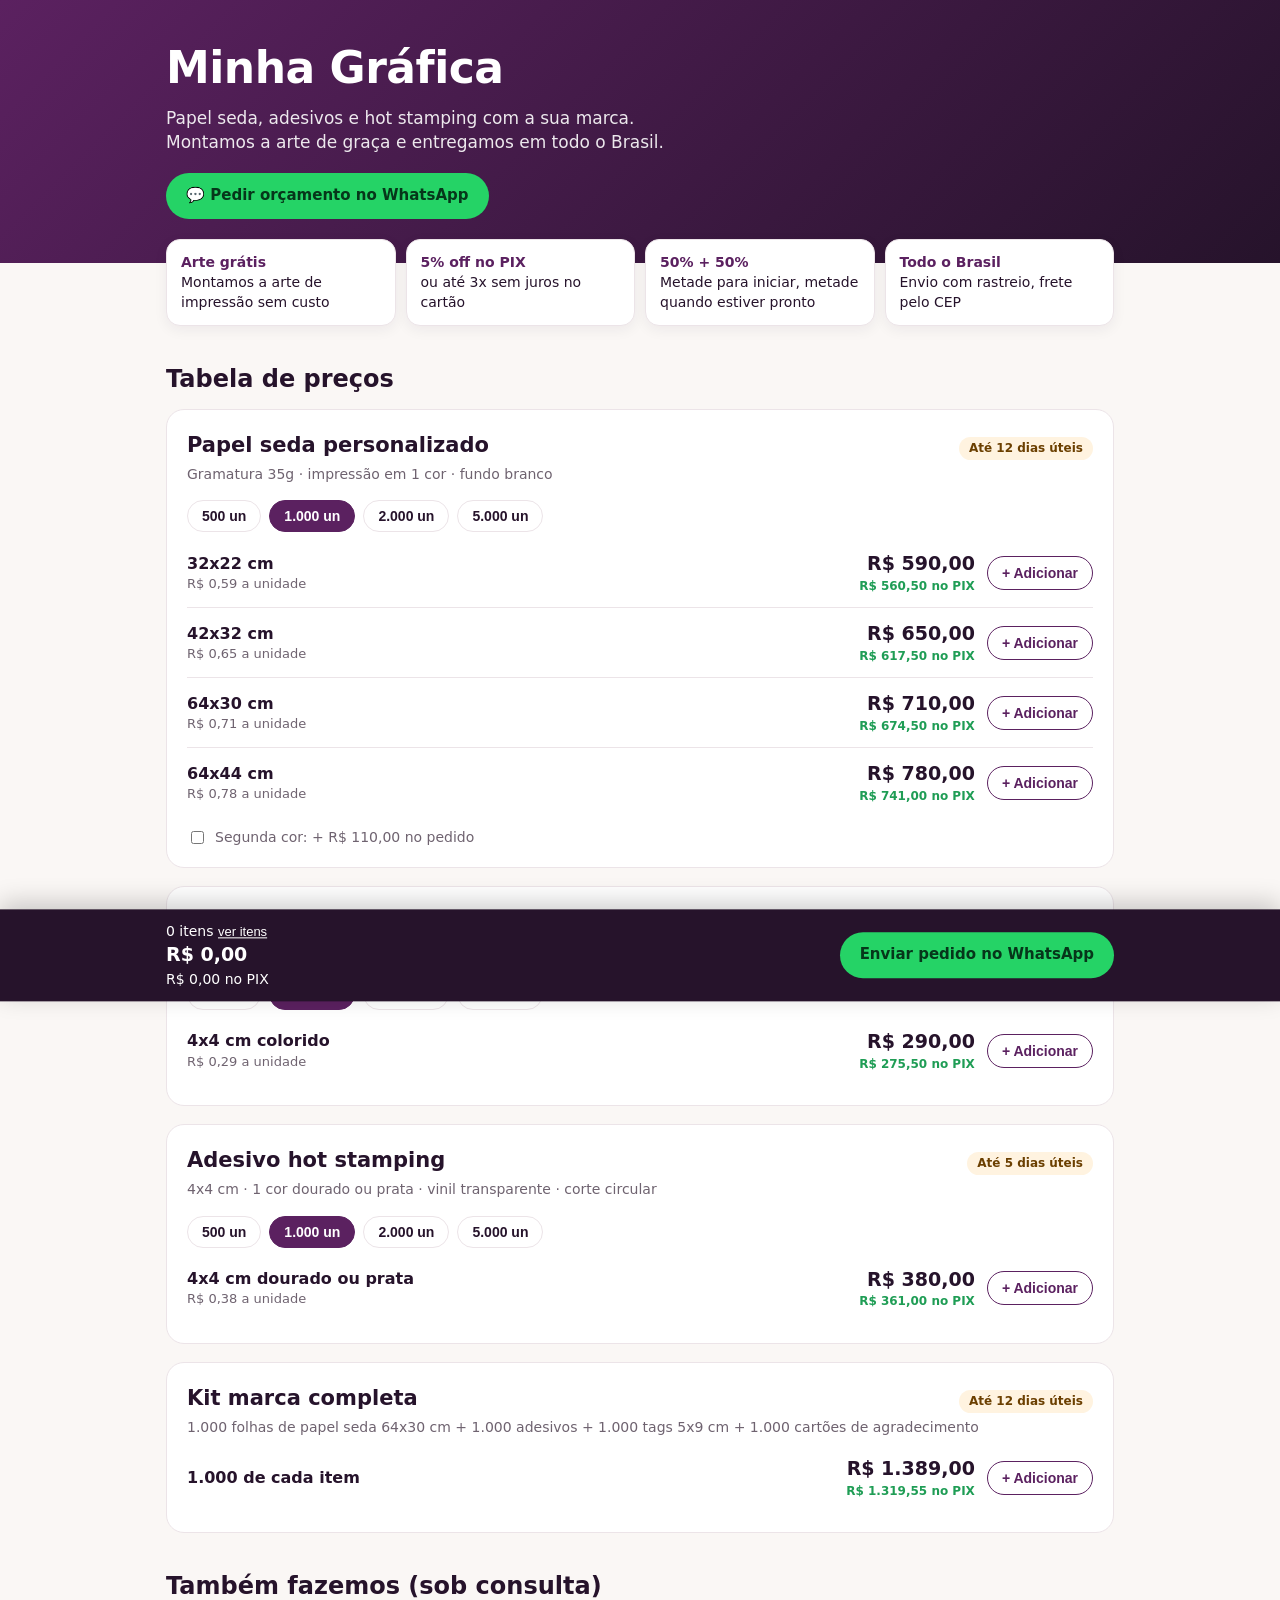
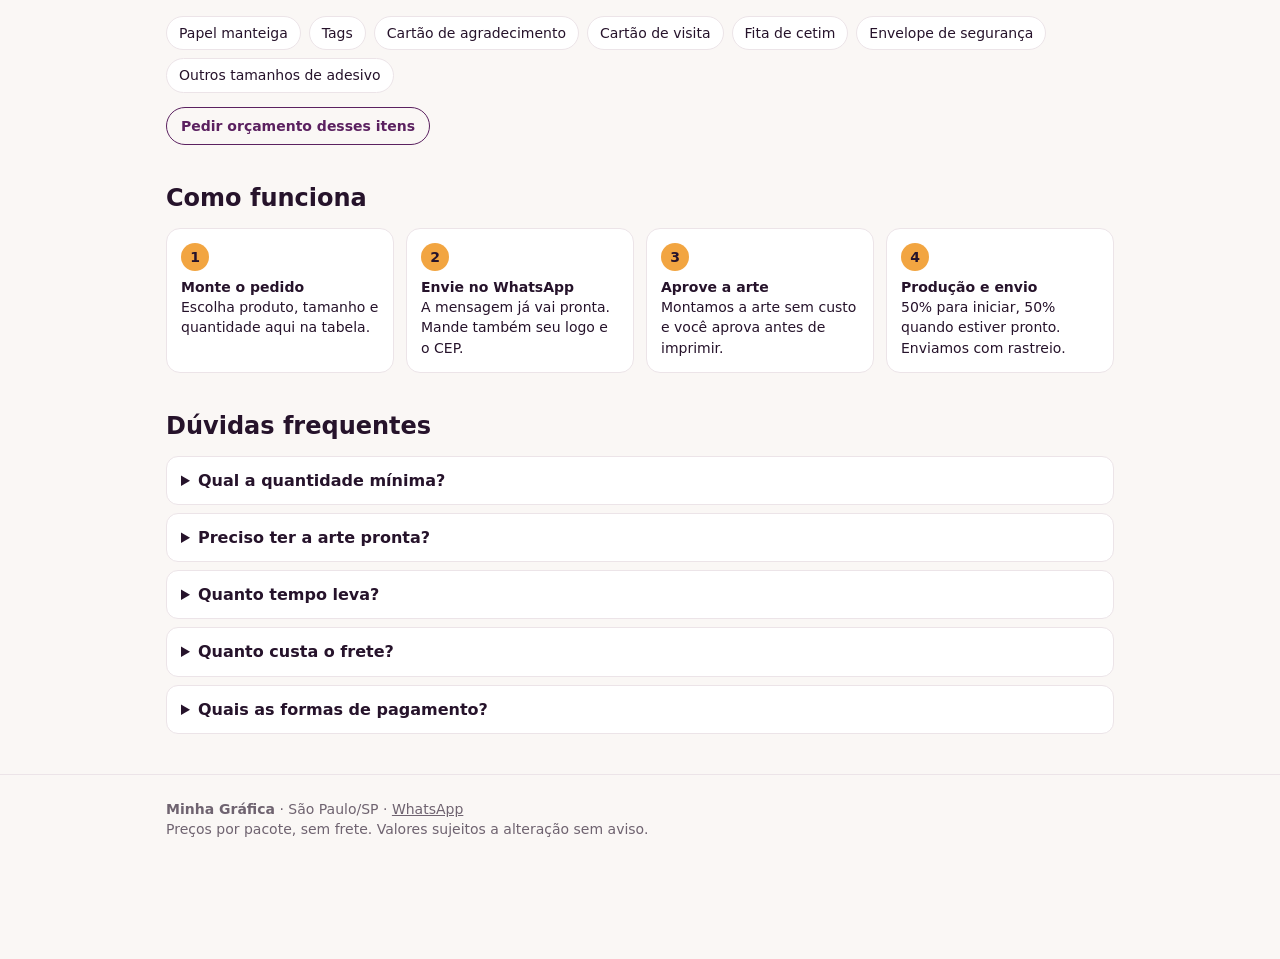
<file: catalogo.html>
<!DOCTYPE html>
<html lang="pt-BR">
<head>
  <meta charset="UTF-8">
  <meta name="viewport" content="width=device-width, initial-scale=1.0">
  <title>Tabela de preços</title>
  <meta name="description" content="Papel seda personalizado, adesivos e hot stamping para sua marca. Veja os preços e peça pelo WhatsApp.">
  <style>
    :root {
      --ink: #26132b; --plum: #5b2160; --plum-2: #7a2f80; --gold: #f2a541; --gold-ink: #6b3f00;
      --bg: #faf7f5; --card: #fff; --line: #ece4e8; --muted: #6f6370; --ok: #1f9d55; --wa: #25d366;
    }
    * { box-sizing: border-box; }
    body { margin: 0; font-family: system-ui, -apple-system, "Segoe UI", Roboto, sans-serif; color: var(--ink); background: var(--bg); line-height: 1.45; padding-bottom: 96px; }
    a { color: inherit; }
    .wrap { max-width: 980px; margin: 0 auto; padding: 0 16px; }
    .hero { background: linear-gradient(135deg, var(--plum), var(--ink)); color: #fff; padding: 36px 0 44px; }
    .hero h1 { margin: 0 0 6px; font-size: clamp(28px, 6vw, 44px); letter-spacing: -.5px; }
    .hero p { margin: 0 0 18px; opacity: .9; font-size: 17px; max-width: 560px; }
    .btn { display: inline-flex; align-items: center; gap: 8px; border: 0; border-radius: 999px; padding: 12px 20px; font-weight: 700; font-size: 15px; cursor: pointer; text-decoration: none; }
    .btn-wa { background: var(--wa); color: #06361a; }
    .btn-gold { background: var(--gold); color: var(--ink); }
    .btn-line { background: transparent; border: 1.5px solid var(--plum); color: var(--plum); padding: 8px 14px; font-size: 14px; }
    .btn-line.added { background: var(--plum); color: #fff; }
    .conds { display: grid; grid-template-columns: repeat(auto-fit, minmax(200px, 1fr)); gap: 10px; margin-top: -24px; }
    .cond { background: var(--card); border: 1px solid var(--line); border-radius: 14px; padding: 12px 14px; font-size: 14px; box-shadow: 0 4px 14px rgba(38, 19, 43, .06); }
    .cond b { display: block; color: var(--plum); }
    h2 { font-size: 24px; margin: 36px 0 12px; }
    .prod { background: var(--card); border: 1px solid var(--line); border-radius: 18px; padding: 20px; margin-bottom: 18px; }
    .prod-head { display: flex; flex-wrap: wrap; justify-content: space-between; gap: 8px 16px; align-items: baseline; }
    .prod h3 { margin: 0; font-size: 21px; }
    .prod .det { color: var(--muted); font-size: 14px; margin: 4px 0 0; }
    .tag { font-size: 12px; font-weight: 700; background: #fff3e0; color: var(--gold-ink); padding: 3px 10px; border-radius: 999px; white-space: nowrap; }
    .chips { display: flex; flex-wrap: wrap; gap: 8px; margin: 16px 0 6px; }
    .chip { border: 1.5px solid var(--line); background: #fff; border-radius: 999px; padding: 7px 14px; font-weight: 600; cursor: pointer; font-size: 14px; color: var(--ink); }
    .chip.on { border-color: var(--plum); background: var(--plum); color: #fff; }
    .rows { margin-top: 6px; }
    .row { display: grid; grid-template-columns: 1fr auto auto; gap: 12px; align-items: center; padding: 12px 0; border-top: 1px solid var(--line); }
    .row:first-child { border-top: 0; }
    .row .nome { font-weight: 600; }
    .row .unit { color: var(--muted); font-size: 13px; }
    .row .preco { font-weight: 800; font-size: 19px; text-align: right; white-space: nowrap; }
    .row .pix { display: block; font-size: 12px; font-weight: 600; color: var(--ok); }
    .extra { display: flex; gap: 8px; align-items: center; margin-top: 10px; font-size: 14px; color: var(--muted); }
    .consulta { display: flex; flex-wrap: wrap; gap: 8px; margin: 10px 0 14px; }
    .consulta span { background: #fff; border: 1px solid var(--line); border-radius: 999px; padding: 6px 12px; font-size: 14px; }
    .passos { display: grid; grid-template-columns: repeat(auto-fit, minmax(190px, 1fr)); gap: 12px; counter-reset: p; }
    .passo { background: var(--card); border: 1px solid var(--line); border-radius: 14px; padding: 14px; font-size: 14px; }
    .passo::before { counter-increment: p; content: counter(p); display: inline-grid; place-items: center; width: 28px; height: 28px; border-radius: 50%; background: var(--gold); font-weight: 800; margin-bottom: 6px; }
    .passo b { display: block; }
    details { background: var(--card); border: 1px solid var(--line); border-radius: 12px; padding: 12px 14px; margin-bottom: 8px; }
    summary { font-weight: 600; cursor: pointer; }
    footer { margin-top: 40px; padding: 24px 0; border-top: 1px solid var(--line); color: var(--muted); font-size: 14px; }
    .cart { position: fixed; left: 0; right: 0; bottom: 0; background: var(--ink); color: #fff; box-shadow: 0 -6px 24px rgba(0, 0, 0, .2); transform: translateY(110%); transition: transform .2s; z-index: 10; }
    .cart.show { transform: none; }
    .cart-bar { display: flex; gap: 12px; align-items: center; justify-content: space-between; padding: 12px 0; }
    .cart-bar .tot { font-size: 14px; }
    .cart-bar .tot b { font-size: 19px; display: block; }
    .cart-list { max-height: 40vh; overflow: auto; border-bottom: 1px solid rgba(255, 255, 255, .15); display: none; }
    .cart.open .cart-list { display: block; }
    .ci { display: flex; justify-content: space-between; gap: 10px; padding: 8px 0; font-size: 14px; border-top: 1px solid rgba(255, 255, 255, .1); }
    .ci button { background: none; border: 0; color: #ffb4b4; cursor: pointer; font-size: 13px; }
    .link { background: none; border: 0; color: #fff; text-decoration: underline; cursor: pointer; font-size: 13px; padding: 0; }
    @media (max-width: 560px) {
      .row { grid-template-columns: 1fr auto; }
      .row .btn-line { grid-column: 1 / -1; justify-self: stretch; justify-content: center; }
      .cart-bar .btn { padding: 11px 14px; font-size: 14px; }
    }
  </style>
</head>
<body>
  <header class="hero">
    <div class="wrap">
      <h1 id="loja-nome"></h1>
      <p>Papel seda, adesivos e hot stamping com a sua marca. Montamos a arte de graça e entregamos em todo o Brasil.</p>
      <a class="btn btn-wa" id="wa-topo" target="_blank" rel="noopener">💬 Pedir orçamento no WhatsApp</a>
    </div>
  </header>

  <main class="wrap">
    <div class="conds" id="conds"></div>

    <h2>Tabela de preços</h2>
    <div id="produtos"></div>

    <h2>Também fazemos (sob consulta)</h2>
    <div class="consulta" id="consulta"></div>
    <a class="btn btn-line" id="wa-consulta" target="_blank" rel="noopener">Pedir orçamento desses itens</a>

    <h2>Como funciona</h2>
    <div class="passos">
      <div class="passo"><b>Monte o pedido</b>Escolha produto, tamanho e quantidade aqui na tabela.</div>
      <div class="passo"><b>Envie no WhatsApp</b>A mensagem já vai pronta. Mande também seu logo e o CEP.</div>
      <div class="passo"><b>Aprove a arte</b>Montamos a arte sem custo e você aprova antes de imprimir.</div>
      <div class="passo"><b>Produção e envio</b>50% para iniciar, 50% quando estiver pronto. Enviamos com rastreio.</div>
    </div>

    <h2>Dúvidas frequentes</h2>
    <details><summary>Qual a quantidade mínima?</summary><p>500 unidades por modelo, para papel seda e adesivos.</p></details>
    <details><summary>Preciso ter a arte pronta?</summary><p>Não. Basta enviar seu logo; montamos a arte de impressão sem custo e enviamos para aprovação.</p></details>
    <details><summary>Quanto tempo leva?</summary><p>Adesivos em até 5 dias úteis e papel seda em até 12 dias úteis, contados após a aprovação da arte e o pagamento da entrada.</p></details>
    <details><summary>Quanto custa o frete?</summary><p>Depende do CEP. Calculamos e informamos junto com a confirmação do pedido.</p></details>
    <details><summary>Quais as formas de pagamento?</summary><p id="faq-pag"></p></details>
  </main>

  <footer><div class="wrap" id="rodape"></div></footer>

  <div class="cart" id="cart">
    <div class="wrap">
      <div class="cart-list" id="cart-list"></div>
      <div class="cart-bar">
        <div class="tot"><span id="cart-qtd"></span> <button class="link" id="cart-ver">ver itens</button><b id="cart-total"></b><span id="cart-pix"></span></div>
        <a class="btn btn-wa" id="cart-enviar" target="_blank" rel="noopener">Enviar pedido no WhatsApp</a>
      </div>
    </div>
  </div>

  <script src="js/catalogo.js"></script>
  <script>
  'use strict';
  const $ = s => document.querySelector(s);
  const brl = v => v.toLocaleString('pt-BR', { style: 'currency', currency: 'BRL' });
  const centavos = v => v.toLocaleString('pt-BR', { minimumFractionDigits: 2, maximumFractionDigits: 2 });
  const comPix = v => Math.round(v * (100 - LOJA.descontoPix)) / 100;
  const waLink = texto => `https://wa.me/${LOJA.whatsapp}?text=${encodeURIComponent(texto)}`;
  const esc = s => String(s).replace(/[&<>"]/g, c => ({ '&': '&amp;', '<': '&lt;', '>': '&gt;', '"': '&quot;' }[c]));

  const qtdSel = {};   // produto -> quantidade escolhida
  const extraSel = {}; // produto -> segunda cor marcada
  let carrinho = [];   // { chave, texto, valor }

  function qtdsDe(c) { return Object.keys(c.variantes[0].pacotes).map(Number).sort((a, b) => a - b); }

  function renderProdutos() {
    $('#produtos').innerHTML = CATALOGO.map(c => {
      const qtds = qtdsDe(c);
      const q = qtdSel[c.id] ?? (qtds.includes(1000) ? 1000 : qtds[0]);
      qtdSel[c.id] = q;
      const chips = qtds.length > 1 ? `<div class="chips">${qtds.map(n =>
        `<button class="chip ${n === q ? 'on' : ''}" data-p="${c.id}" data-q="${n}">${n.toLocaleString('pt-BR')} un</button>`).join('')}</div>` : '';
      const rows = c.variantes.map(v => {
        const total = v.pacotes[q] + (extraSel[c.id] ? c.extra.preco : 0);
        const chave = `${v.id}|${q}|${extraSel[c.id] ? 1 : 0}`;
        const noCarrinho = carrinho.some(i => i.chave === chave);
        return `<div class="row">
          <div><div class="nome">${esc(v.nome)}</div>${q > 1 ? `<div class="unit">R$ ${centavos(v.pacotes[q] / q)} a unidade</div>` : ''}</div>
          <div class="preco">${brl(total)}<span class="pix">${brl(comPix(total))} no PIX</span></div>
          <button class="btn btn-line ${noCarrinho ? 'added' : ''}" data-add="${chave}" data-p="${c.id}" data-v="${v.id}">${noCarrinho ? '✓ No pedido' : '+ Adicionar'}</button>
        </div>`;
      }).join('');
      const extra = c.extra ? `<label class="extra"><input type="checkbox" data-extra="${c.id}" ${extraSel[c.id] ? 'checked' : ''}>
        ${esc(c.extra.nome)}: + ${brl(c.extra.preco)} no pedido</label>` : '';
      return `<section class="prod">
        <div class="prod-head"><h3>${esc(c.nome)}</h3><span class="tag">${esc(c.prazo)}</span></div>
        <p class="det">${esc(c.detalhes)}</p>${chips}<div class="rows">${rows}</div>${extra}
      </section>`;
    }).join('');
  }

  function alternarItem(btn) {
    const chave = btn.dataset.add;
    const idx = carrinho.findIndex(i => i.chave === chave);
    if (idx >= 0) carrinho.splice(idx, 1);
    else {
      const c = CATALOGO.find(x => x.id === btn.dataset.p);
      const v = c.variantes.find(x => x.id === btn.dataset.v);
      const q = qtdSel[c.id];
      const comExtra = !!extraSel[c.id];
      const qtdTxt = q > 1 ? `${q.toLocaleString('pt-BR')} un – ` : '';
      carrinho.push({
        chave,
        texto: `${qtdTxt}${c.nome} ${v.nome}${comExtra ? ` + ${c.extra.nome.toLowerCase()}` : ''}`,
        valor: v.pacotes[q] + (comExtra ? c.extra.preco : 0)
      });
    }
    renderProdutos();
    renderCarrinho();
  }

  function renderCarrinho() {
    const total = carrinho.reduce((s, i) => s + i.valor, 0);
    $('#cart').classList.toggle('show', carrinho.length > 0);
    if (!carrinho.length) $('#cart').classList.remove('open');
    $('#cart-qtd').textContent = carrinho.length === 1 ? '1 item' : `${carrinho.length} itens`;
    $('#cart-total').textContent = brl(total);
    $('#cart-pix').textContent = `${brl(comPix(total))} no PIX`;
    $('#cart-list').innerHTML = carrinho.map((i, n) =>
      `<div class="ci"><span>${esc(i.texto)} – <b>${brl(i.valor)}</b></span><button data-rm="${n}">remover</button></div>`).join('');
    const msg = [
      `Olá! Quero fazer um pedido com a ${LOJA.nome}:`,
      ...carrinho.map(i => `• ${i.texto} – ${brl(i.valor)}`),
      '',
      `Total: ${brl(total)} (no PIX: ${brl(comPix(total))})`,
      '',
      'Meu CEP para o frete: ',
      'Vou enviar meu logo aqui na conversa.'
    ].join('\n');
    $('#cart-enviar').href = waLink(msg);
  }

  function init() {
    document.title = `${LOJA.nome} · Tabela de preços`;
    $('#loja-nome').textContent = LOJA.nome;
    $('#wa-topo').href = waLink(`Olá! Vi a tabela de preços da ${LOJA.nome} e quero um orçamento.`);
    $('#conds').innerHTML = LOJA.condicoes.map(([a, b]) => `<div class="cond"><b>${esc(a)}</b>${esc(b)}</div>`).join('');
    $('#consulta').innerHTML = SOB_CONSULTA.map(s => `<span>${esc(s)}</span>`).join('');
    $('#wa-consulta').href = waLink(`Olá! Quero um orçamento de: ${SOB_CONSULTA.join(', ')}.`);
    $('#faq-pag').textContent = `PIX com ${LOJA.descontoPix}% de desconto ou cartão em até ${LOJA.parcelas}x sem juros. Pagamos 50% para iniciar a produção e 50% quando o pedido estiver pronto para envio.`;
    $('#rodape').innerHTML = `<b>${esc(LOJA.nome)}</b> · ${esc(LOJA.cidade)}${LOJA.instagram ? ' · ' + esc(LOJA.instagram) : ''}
      · <a href="${waLink('Olá!')}" target="_blank" rel="noopener">WhatsApp</a><br>Preços por pacote, sem frete. Valores sujeitos a alteração sem aviso.`;

    document.addEventListener('click', e => {
      const chip = e.target.closest('[data-q]');
      if (chip) { qtdSel[chip.dataset.p] = Number(chip.dataset.q); renderProdutos(); return; }
      const add = e.target.closest('[data-add]');
      if (add) { alternarItem(add); return; }
      const rm = e.target.closest('[data-rm]');
      if (rm) { carrinho.splice(Number(rm.dataset.rm), 1); renderProdutos(); renderCarrinho(); return; }
      if (e.target.id === 'cart-ver') $('#cart').classList.toggle('open');
    });
    document.addEventListener('change', e => {
      if (e.target.dataset.extra) { extraSel[e.target.dataset.extra] = e.target.checked; renderProdutos(); }
    });
    renderProdutos();
    renderCarrinho();
  }
  init();
  </script>
</body>
</html>
</file>
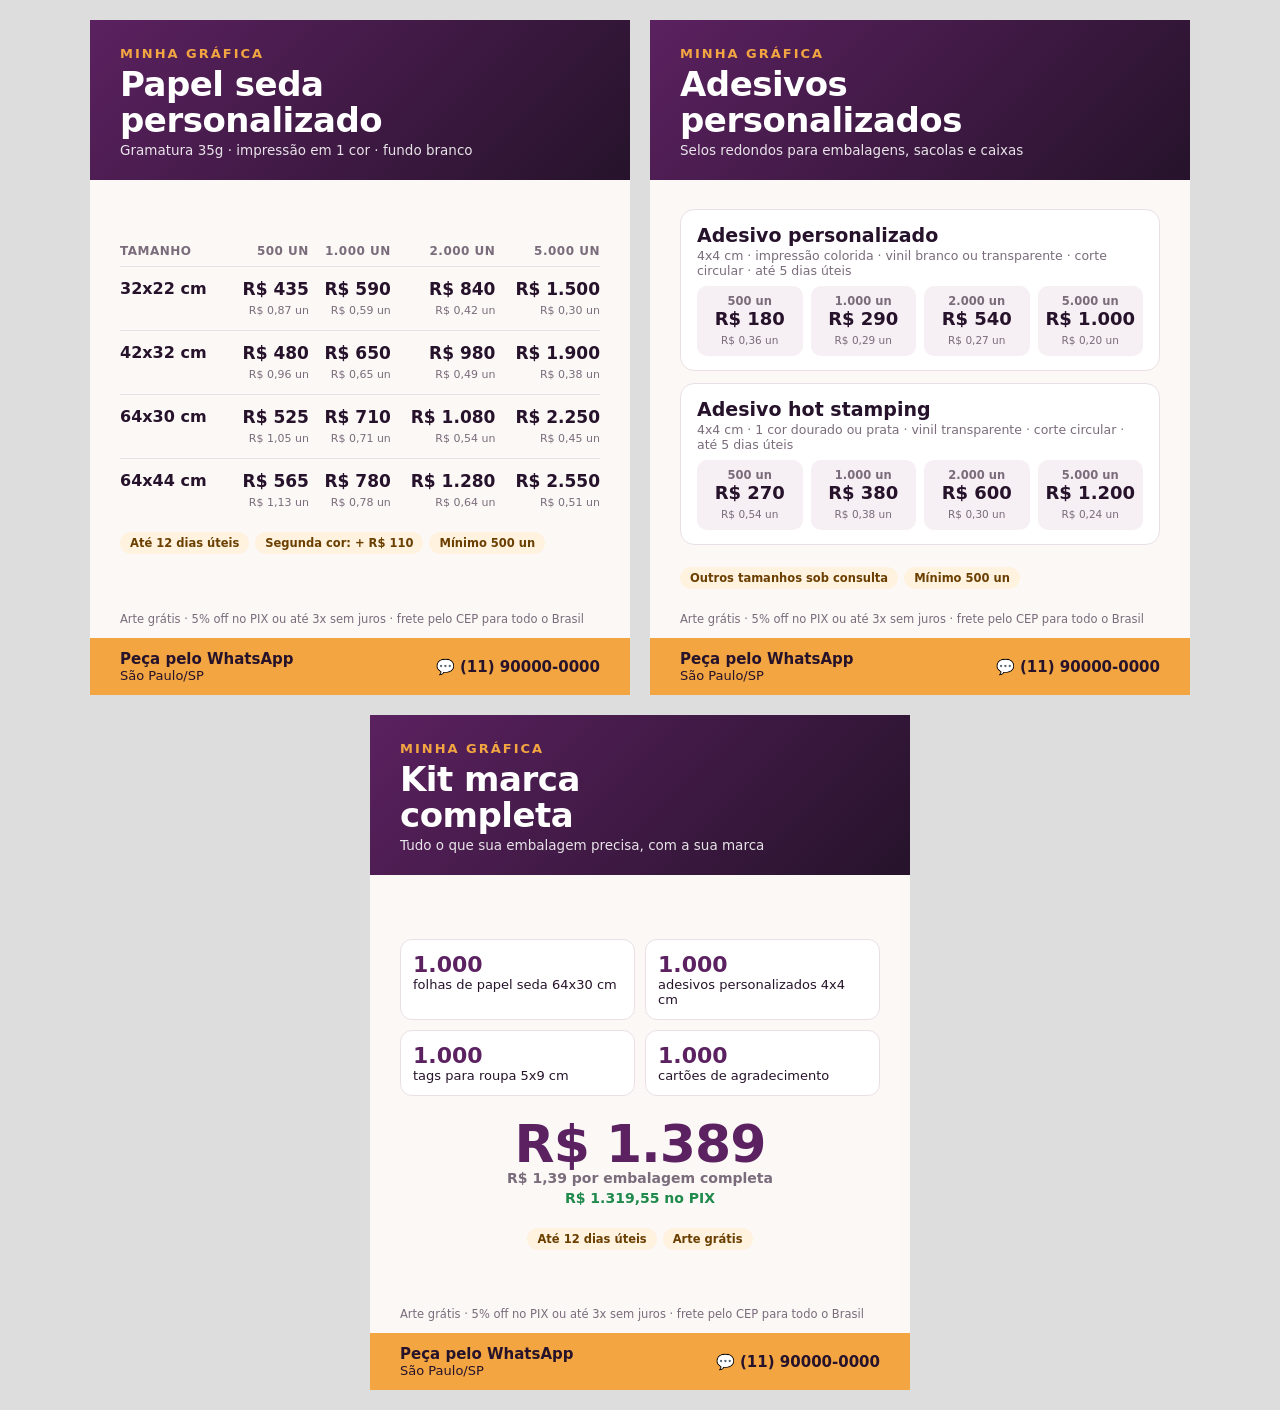
<file: tabela.html>
<!DOCTYPE html>
<html lang="pt-BR">
<head>
  <meta charset="UTF-8">
  <meta name="viewport" content="width=device-width, initial-scale=1.0">
  <title>Imagens da tabela</title>
  <!-- Artes da tabela de preços para enviar aos clientes (540x675, exportadas em 1080x1350).
       Abra no navegador para ver; gere os PNG com: node scripts/gerar-imagens.js -->
  <style>
    :root { --ink: #26132b; --plum: #5b2160; --gold: #f2a541; --muted: #7a6c7b; --line: #eadfe6; --ok: #1f8a4c; }
    * { box-sizing: border-box; }
    body { margin: 0; background: #ddd; font-family: system-ui, -apple-system, "Segoe UI", Roboto, sans-serif; color: var(--ink); }
    .lista { display: flex; flex-wrap: wrap; gap: 20px; padding: 20px; justify-content: center; }
    .arte { width: 540px; height: 675px; background: #fbf8f6; display: flex; flex-direction: column; overflow: hidden; position: relative; }
    .topo { background: linear-gradient(135deg, var(--plum), var(--ink)); color: #fff; padding: 26px 30px 22px; }
    .marca { font-size: 13px; font-weight: 700; letter-spacing: 2px; text-transform: uppercase; color: var(--gold); }
    .topo h1 { margin: 6px 0 4px; font-size: 34px; line-height: 1.05; letter-spacing: -.5px; }
    .topo p { margin: 0; font-size: 13.5px; opacity: .88; }
    .corpo { flex: 1; padding: 14px 30px 0; display: flex; flex-direction: column; justify-content: center; }
    table { width: 100%; border-collapse: collapse; }
    th { font-size: 12px; text-transform: uppercase; letter-spacing: .5px; color: var(--muted); font-weight: 700; padding: 0 0 8px; text-align: right; }
    th:first-child { text-align: left; }
    td { padding: 12px 0; border-top: 1px solid var(--line); text-align: right; vertical-align: top; }
    td:first-child { text-align: left; font-weight: 800; font-size: 16px; white-space: nowrap; }
    td b { font-size: 17px; display: block; }
    td small { font-size: 11px; color: var(--muted); }
    .bloco { background: #fff; border: 1px solid var(--line); border-radius: 14px; padding: 14px 16px; margin-bottom: 12px; }
    .bloco h2 { margin: 0; font-size: 19px; }
    .bloco .det { margin: 2px 0 8px; font-size: 12.5px; color: var(--muted); }
    .qtds { display: grid; grid-template-columns: repeat(4, 1fr); gap: 8px; }
    .q { background: #f6eff4; border-radius: 10px; padding: 8px 6px; text-align: center; }
    .q span { display: block; font-size: 11.5px; color: var(--muted); font-weight: 700; }
    .q b { display: block; font-size: 18px; }
    .q small { font-size: 10.5px; color: var(--muted); }
    .selos { display: flex; flex-wrap: wrap; gap: 6px; margin-top: 10px; }
    .selo { background: #fff3e0; color: #6b3f00; font-size: 11.5px; font-weight: 700; padding: 4px 10px; border-radius: 999px; }
    .kit-preco { text-align: center; margin: 22px 0 12px; }
    .kit-preco .por + span, .kit-preco span { display: block; margin-top: 4px; }
    .kit-preco .por { color: var(--muted); font-size: 14px; font-weight: 600; }
    .kit-preco b { display: block; font-size: 52px; letter-spacing: -1px; color: var(--plum); line-height: 1; }
    .kit-preco span { font-size: 14px; color: var(--ok); font-weight: 700; }
    .itens { display: grid; grid-template-columns: 1fr 1fr; gap: 10px; }
    .item { background: #fff; border: 1px solid var(--line); border-radius: 12px; padding: 12px; font-size: 13px; }
    .item b { display: block; font-size: 22px; color: var(--plum); }
    .rodape { background: var(--gold); color: var(--ink); padding: 12px 30px; display: flex; justify-content: space-between; align-items: center; gap: 10px; font-size: 13px; }
    .rodape b { font-size: 15px; }
    .rodape .wa { font-weight: 800; font-size: 15px; white-space: nowrap; }
    .nota { padding: 8px 30px 12px; font-size: 11.5px; color: var(--muted); }
  </style>
</head>
<body>
  <div class="lista" id="lista"></div>
  <script src="js/catalogo.js"></script>
  <script>
  'use strict';
  const reais = v => 'R$ ' + v.toLocaleString('pt-BR');
  const cent = v => 'R$ ' + v.toLocaleString('pt-BR', { minimumFractionDigits: 2, maximumFractionDigits: 2 });
  const un = n => n.toLocaleString('pt-BR');
  const esc = s => String(s).replace(/[&<>"]/g, c => ({ '&': '&amp;', '<': '&lt;', '>': '&gt;', '"': '&quot;' }[c]));
  const prod = id => CATALOGO.find(c => c.id === id);
  const fone = () => {
    const d = LOJA.whatsapp.replace(/^55/, '');
    return `(${d.slice(0, 2)}) ${d.slice(2, -4)}-${d.slice(-4)}`;
  };

  const topo = (titulo, sub) => `<div class="topo"><div class="marca">${esc(LOJA.nome)}</div><h1>${titulo}</h1><p>${esc(sub)}</p></div>`;
  const rodape = () => `
    <div class="nota">Arte grátis · ${LOJA.descontoPix}% off no PIX ou até ${LOJA.parcelas}x sem juros · frete pelo CEP para todo o Brasil</div>
    <div class="rodape"><div><b>Peça pelo WhatsApp</b><br>${esc(LOJA.instagram || LOJA.cidade)}</div><div class="wa">💬 ${fone()}</div></div>`;

  function arteSeda() {
    const c = prod('seda');
    const qtds = Object.keys(c.variantes[0].pacotes).map(Number);
    const linhas = c.variantes.map(v => `<tr><td>${esc(v.nome)}</td>${qtds.map(q =>
      `<td><b>${reais(v.pacotes[q])}</b><small>${cent(v.pacotes[q] / q)} un</small></td>`).join('')}</tr>`).join('');
    return `<div class="arte" data-nome="tabela-papel-seda">
      ${topo('Papel seda<br>personalizado', c.detalhes)}
      <div class="corpo">
        <table><thead><tr><th>Tamanho</th>${qtds.map(q => `<th>${un(q)} un</th>`).join('')}</tr></thead><tbody>${linhas}</tbody></table>
        <div class="selos"><span class="selo">${esc(c.prazo)}</span><span class="selo">${esc(c.extra.nome)}: + ${reais(c.extra.preco)}</span><span class="selo">Mínimo 500 un</span></div>
      </div>${rodape()}</div>`;
  }

  function arteAdesivos() {
    const bloco = c => {
      const v = c.variantes[0];
      const qtds = Object.keys(v.pacotes).map(Number);
      return `<div class="bloco"><h2>${esc(c.nome)}</h2><p class="det">${esc(c.detalhes)} · ${esc(c.prazo.toLowerCase())}</p>
        <div class="qtds">${qtds.map(q => `<div class="q"><span>${un(q)} un</span><b>${reais(v.pacotes[q])}</b><small>${cent(v.pacotes[q] / q)} un</small></div>`).join('')}</div></div>`;
    };
    return `<div class="arte" data-nome="tabela-adesivos">
      ${topo('Adesivos<br>personalizados', 'Selos redondos para embalagens, sacolas e caixas')}
      <div class="corpo">${bloco(prod('adesivo'))}${bloco(prod('hotstamping'))}
        <div class="selos"><span class="selo">Outros tamanhos sob consulta</span><span class="selo">Mínimo 500 un</span></div>
      </div>${rodape()}</div>`;
  }

  function arteKit() {
    const c = prod('kit');
    const preco = c.variantes[0].pacotes[1];
    return `<div class="arte" data-nome="tabela-kit">
      ${topo('Kit marca<br>completa', 'Tudo o que sua embalagem precisa, com a sua marca')}
      <div class="corpo">
        <div class="itens">
          <div class="item"><b>1.000</b>folhas de papel seda 64x30 cm</div>
          <div class="item"><b>1.000</b>adesivos personalizados 4x4 cm</div>
          <div class="item"><b>1.000</b>tags para roupa 5x9 cm</div>
          <div class="item"><b>1.000</b>cartões de agradecimento</div>
        </div>
        <div class="kit-preco"><b>${reais(preco)}</b><div class="por">${cent(preco / 1000)} por embalagem completa</div>
          <span>${cent(Math.round(preco * (100 - LOJA.descontoPix)) / 100)} no PIX</span></div>
        <div class="selos" style="justify-content:center"><span class="selo">${esc(c.prazo)}</span><span class="selo">Arte grátis</span></div>
      </div>${rodape()}</div>`;
  }

  document.getElementById('lista').innerHTML = arteSeda() + arteAdesivos() + arteKit();
  </script>
</body>
</html>
</file>
